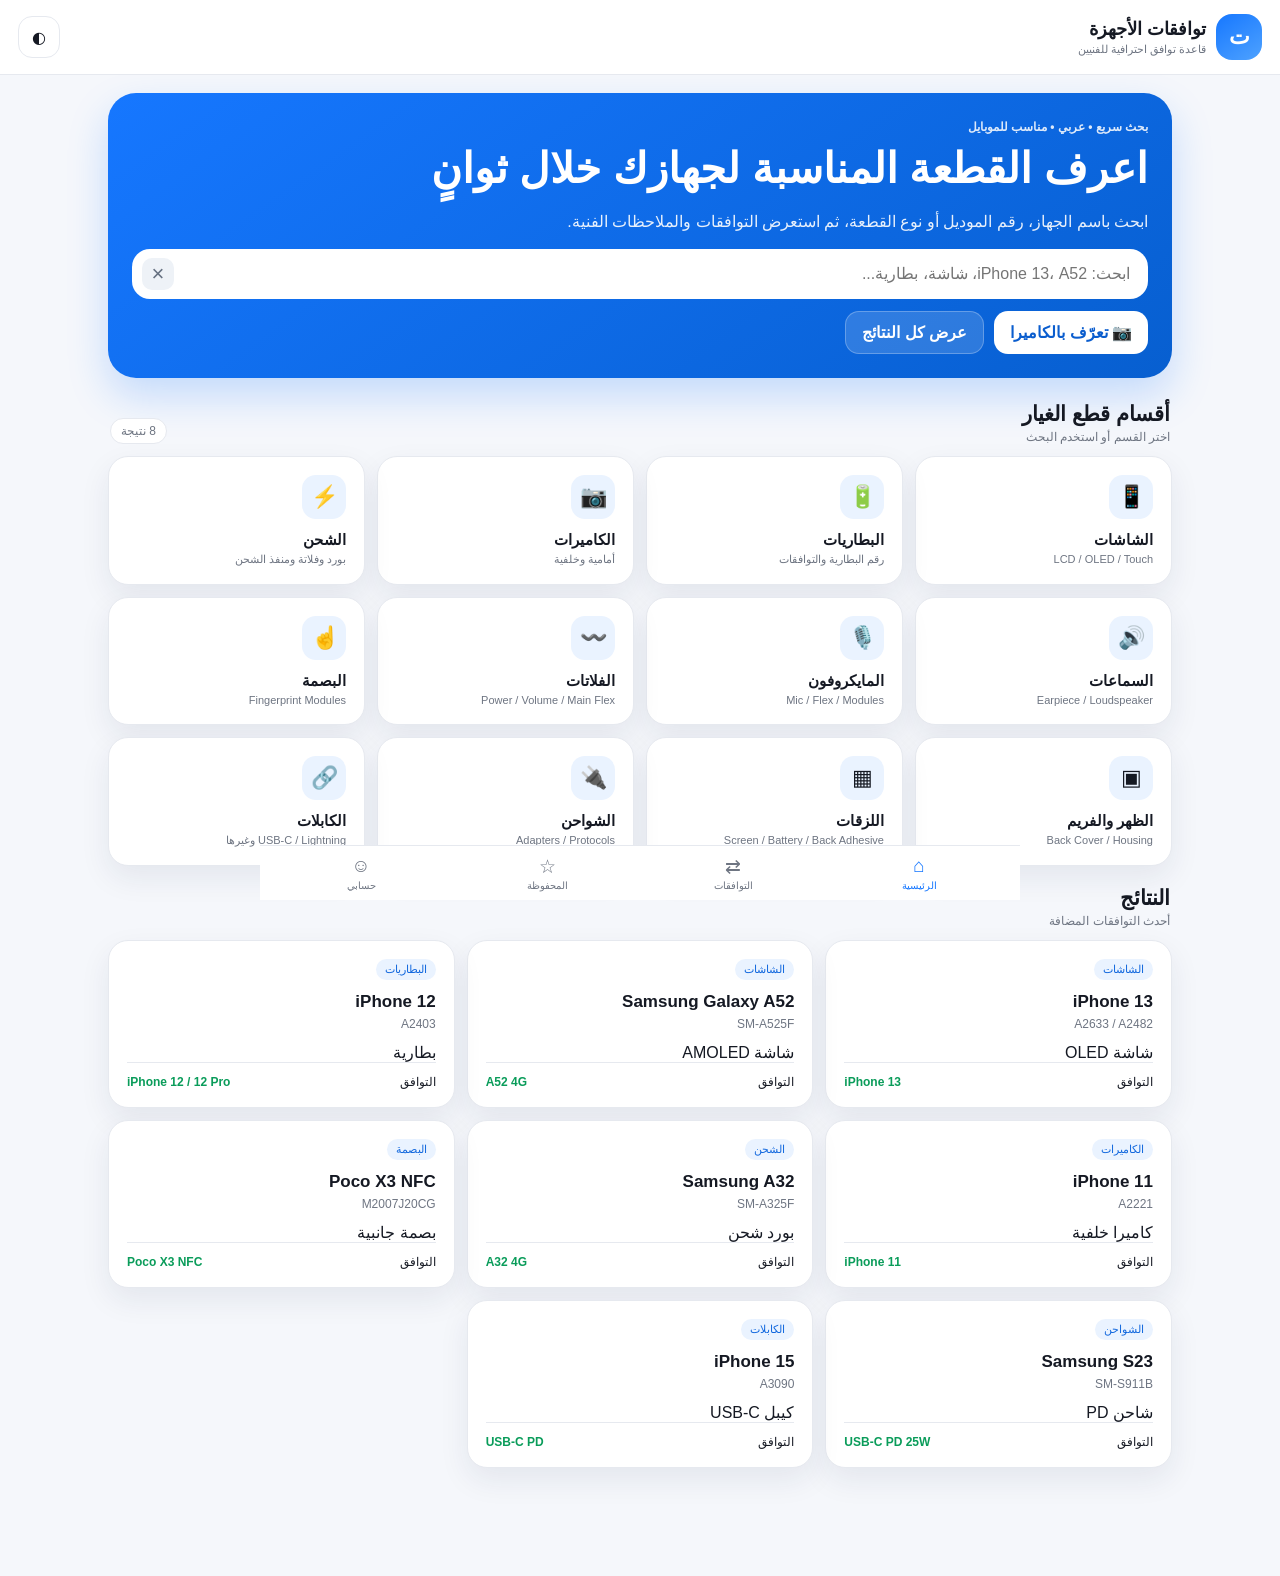
<file: index.html>
<!doctype html>
<html lang="ar" dir="rtl">
<head>
  <meta charset="utf-8">
  <meta name="viewport" content="width=device-width,initial-scale=1">
  <meta name="theme-color" content="#1677ff">
  <title>توافقات الأجهزة</title>
  <link rel="stylesheet" href="styles.css">
</head>
<body>
  <header class="topbar">
    <div class="brand">
      <div class="logo">ت</div>
      <div>
        <h1>توافقات الأجهزة</h1>
        <p>قاعدة توافق احترافية للفنيين</p>
      </div>
    </div>
    <button id="themeBtn" class="icon-btn">◐</button>
  </header>

  <main class="container">
    <section class="hero">
      <span class="eyebrow">بحث سريع • عربي • مناسب للموبايل</span>
      <h2>اعرف القطعة المناسبة لجهازك خلال ثوانٍ</h2>
      <p>ابحث باسم الجهاز، رقم الموديل أو نوع القطعة، ثم استعرض التوافقات والملاحظات الفنية.</p>

      <div class="search-wrap">
        <input id="searchInput" type="search" placeholder="ابحث: iPhone 13، A52، شاشة، بطارية...">
        <button id="clearBtn" class="clear-btn">×</button>
      </div>

      <div class="quick-actions">
        <button class="primary" id="cameraBtn">📷 تعرّف بالكاميرا</button>
        <button class="secondary" id="showAllBtn">عرض كل النتائج</button>
      </div>
      <p class="hint" id="cameraHint">ميزة الكاميرا ستكون جاهزة عند ربط الموقع بخدمة التعرّف.</p>
    </section>

    <section>
      <div class="section-title">
        <div>
          <h3>أقسام قطع الغيار</h3>
          <p>اختر القسم أو استخدم البحث</p>
        </div>
        <span id="resultCount" class="count-badge"></span>
      </div>
      <div id="categoryGrid" class="category-grid"></div>
    </section>

    <section id="resultsSection" class="results-section">
      <div class="section-title">
        <div>
          <h3>النتائج</h3>
          <p id="resultsSubtitle">أحدث التوافقات المضافة</p>
        </div>
      </div>
      <div id="resultsGrid" class="results-grid"></div>
      <div id="emptyState" class="empty-state" hidden>
        <div class="empty-icon">⌕</div>
        <h4>ماكو نتائج مطابقة</h4>
        <p>جرّب اسم جهاز آخر أو رقم موديل مختلف.</p>
      </div>
    </section>
  </main>

  <nav class="bottom-nav">
    <button class="active">⌂<span>الرئيسية</span></button>
    <button>⇄<span>التوافقات</span></button>
    <button>☆<span>المحفوظة</span></button>
    <button>☺<span>حسابي</span></button>
  </nav>

  <div id="toast" class="toast"></div>
  <script src="app.js"></script>
</body>
</html>
</file>
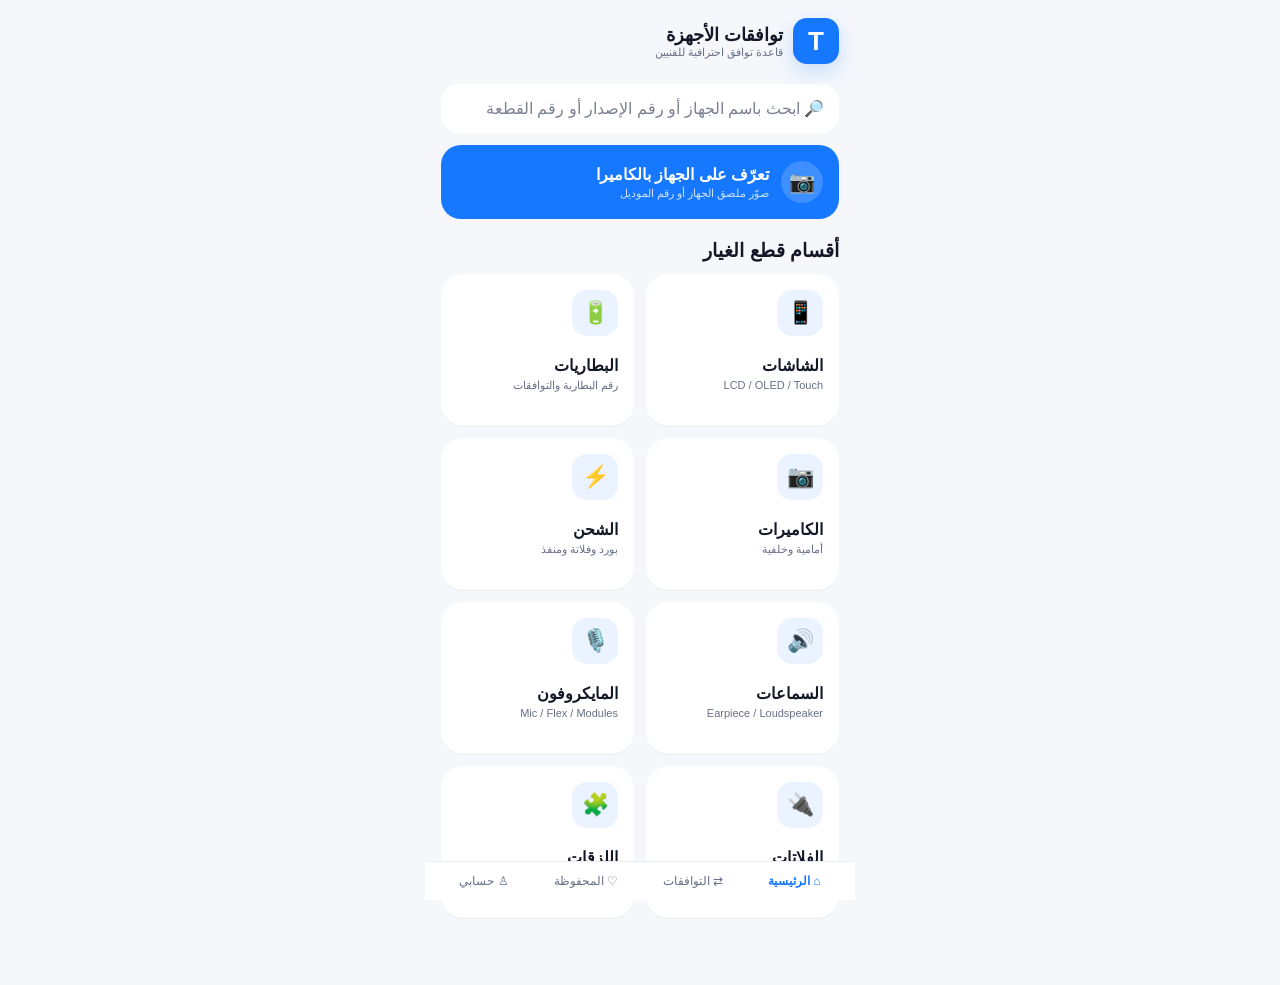
<file: preview.html>
<!doctype html>
<html lang="ar" dir="rtl">
<meta charset="utf-8"><meta name="viewport" content="width=device-width,initial-scale=1">
<title>توافقات الأجهزة - معاينة v0.2</title>
<style>
body{margin:0;background:#f5f7fb;font-family:-apple-system,BlinkMacSystemFont,"Segoe UI",Arial;color:#121826}
.app{max-width:430px;margin:auto;min-height:100vh;background:#f5f7fb}
.head{display:flex;align-items:center;gap:10px;padding:18px 16px 10px}.logo{width:46px;height:46px;border-radius:14px;background:#1677ff;color:#fff;display:grid;place-items:center;font-weight:900;font-size:26px;box-shadow:0 8px 20px #1677ff33}
h1{font-size:18px;margin:0}.sub{font-size:11px;color:#667085}.search{margin:10px 16px;background:#fff;border-radius:18px;padding:15px;color:#7a8190}
.camera{margin:12px 16px;background:#1677ff;border-radius:20px;padding:16px;color:#fff;display:flex;align-items:center;gap:12px}.ci{width:42px;height:42px;border-radius:50%;background:#ffffff2c;display:grid;place-items:center;font-size:21px}
.title{padding:8px 16px 12px;font-weight:900;font-size:19px}.grid{display:grid;grid-template-columns:1fr 1fr;gap:12px;padding:0 16px 28px}.card{background:white;border-radius:22px;padding:16px;min-height:120px;box-shadow:0 1px 0 #e9edf3}.ico{width:46px;height:46px;border-radius:15px;background:#eaf3ff;display:grid;place-items:center;font-size:22px;margin-bottom:20px}.ct{font-weight:900}.cs{font-size:11px;color:#667085;margin-top:4px}.nav{position:sticky;bottom:0;background:#fff;border-top:1px solid #e9edf3;padding:12px;display:flex;justify-content:space-around;font-size:12px;color:#667085}.active{color:#1677ff;font-weight:800}
</style>
<div class="app">
<div class="head"><div class="logo">T</div><div><h1>توافقات الأجهزة</h1><div class="sub">قاعدة توافق احترافية للفنيين</div></div></div>
<div class="search">🔎 ابحث باسم الجهاز أو رقم الإصدار أو رقم القطعة</div>
<div class="camera"><div class="ci">📷</div><div><b>تعرّف على الجهاز بالكاميرا</b><div style="font-size:11px;opacity:.8;margin-top:3px">صوّر ملصق الجهاز أو رقم الموديل</div></div></div>
<div class="title">أقسام قطع الغيار</div>
<div class="grid">
<div class="card"><div class="ico">📱</div><div class="ct">الشاشات</div><div class="cs">LCD / OLED / Touch</div></div>
<div class="card"><div class="ico">🔋</div><div class="ct">البطاريات</div><div class="cs">رقم البطارية والتوافقات</div></div>
<div class="card"><div class="ico">📷</div><div class="ct">الكاميرات</div><div class="cs">أمامية وخلفية</div></div>
<div class="card"><div class="ico">⚡</div><div class="ct">الشحن</div><div class="cs">بورد وفلاتة ومنفذ</div></div>
<div class="card"><div class="ico">🔊</div><div class="ct">السماعات</div><div class="cs">Earpiece / Loudspeaker</div></div>
<div class="card"><div class="ico">🎙️</div><div class="ct">المايكروفون</div><div class="cs">Mic / Flex / Modules</div></div>
<div class="card"><div class="ico">🔌</div><div class="ct">الفلاتات</div><div class="cs">Power / Volume / Main</div></div>
<div class="card"><div class="ico">🧩</div><div class="ct">اللزقات</div><div class="cs">Screen / Battery / Back</div></div>
</div>
<div class="nav"><span class="active">⌂ الرئيسية</span><span>⇄ التوافقات</span><span>♡ المحفوظة</span><span>♙ حسابي</span></div>
</div>
</html>
</file>
<file: styles.css>
:root{
  --bg:#f5f7fb;--card:#fff;--text:#151923;--muted:#6e7582;
  --primary:#1677ff;--line:#e6e9ef;--shadow:0 12px 30px rgba(27,42,76,.08);
}
*{box-sizing:border-box}
body{margin:0;font-family:Tahoma,Arial,sans-serif;background:var(--bg);color:var(--text);padding-bottom:90px}
body.dark{--bg:#0f1218;--card:#171b23;--text:#f6f7fb;--muted:#a7adba;--line:#2b313d;--shadow:none}
button,input{font:inherit}
.topbar{position:sticky;top:0;z-index:10;display:flex;align-items:center;justify-content:space-between;padding:14px 18px;background:var(--card);border-bottom:1px solid var(--line)}
.brand{display:flex;align-items:center;gap:10px}
.logo{width:46px;height:46px;border-radius:16px;display:grid;place-items:center;color:#fff;font-weight:900;font-size:22px;background:linear-gradient(145deg,#1677ff,#4ea2ff)}
.brand h1{font-size:18px;margin:0}.brand p{font-size:11px;color:var(--muted);margin:3px 0 0}
.icon-btn{width:42px;height:42px;border:1px solid var(--line);background:var(--card);color:var(--text);border-radius:14px}
.container{max-width:1100px;margin:auto;padding:18px}
.hero{background:linear-gradient(145deg,#1677ff,#075fd0);color:#fff;border-radius:28px;padding:24px;box-shadow:0 18px 40px rgba(22,119,255,.22);margin-bottom:24px}
.eyebrow{font-size:12px;font-weight:800;opacity:.86}
.hero h2{font-size:clamp(24px,5vw,42px);line-height:1.25;margin:8px 0}
.hero p{opacity:.9}
.search-wrap{position:relative;margin-top:18px}
.search-wrap input{width:100%;border:0;outline:0;border-radius:18px;padding:16px 18px 16px 46px;background:#fff;color:#111}
.clear-btn{position:absolute;left:10px;top:50%;transform:translateY(-50%);border:0;background:#eef2f7;color:#657080;width:32px;height:32px;border-radius:10px;font-size:22px}
.quick-actions{display:flex;gap:10px;flex-wrap:wrap;margin-top:12px}
.primary,.secondary{border:0;border-radius:14px;padding:11px 16px;font-weight:800}
.primary{background:#fff;color:#0a5dce}.secondary{background:rgba(255,255,255,.15);color:#fff;border:1px solid rgba(255,255,255,.26)}
.hint{font-size:11px;display:none}
.section-title{display:flex;justify-content:space-between;align-items:end;gap:10px;margin:20px 2px 12px}
.section-title h3{margin:0;font-size:21px}.section-title p{margin:4px 0 0;color:var(--muted);font-size:12px}
.count-badge{background:var(--card);border:1px solid var(--line);border-radius:999px;padding:5px 10px;font-size:12px;color:var(--muted)}
.category-grid{display:grid;grid-template-columns:repeat(4,1fr);gap:12px}
.category-card{border:1px solid var(--line);background:var(--card);color:var(--text);border-radius:20px;padding:18px;text-align:right;box-shadow:var(--shadow)}
.category-card.active{border-color:#1677ff}
.category-icon{width:44px;height:44px;border-radius:14px;display:grid;place-items:center;background:#eaf3ff;font-size:22px;margin-bottom:12px}
.category-card h4{margin:0;font-size:15px}.category-card p{margin:4px 0 0;color:var(--muted);font-size:11px}
.results-grid{display:grid;grid-template-columns:repeat(3,1fr);gap:12px}
.result-card{background:var(--card);border:1px solid var(--line);border-radius:20px;padding:18px;box-shadow:var(--shadow)}
.result-card .tag{font-size:11px;color:#1268de;background:#eaf3ff;border-radius:999px;padding:4px 9px;display:inline-block}
.result-card h4{margin:12px 0 5px;font-size:17px}.model{color:var(--muted);font-size:12px;margin-bottom:12px}
.compat{border-top:1px solid var(--line);padding-top:12px;display:flex;justify-content:space-between;font-size:12px}.compat strong{color:#0a9c5a}
.empty-state{text-align:center;padding:38px;color:var(--muted)}.empty-icon{font-size:42px}
.bottom-nav{position:fixed;bottom:0;left:50%;transform:translateX(-50%);width:min(760px,100%);display:grid;grid-template-columns:repeat(4,1fr);background:var(--card);border-top:1px solid var(--line);padding:8px}
.bottom-nav button{border:0;background:transparent;color:var(--muted);display:grid;gap:2px;place-items:center;font-size:19px}.bottom-nav span{font-size:10px}.bottom-nav .active{color:var(--primary)}
.toast{position:fixed;left:50%;bottom:105px;transform:translateX(-50%) translateY(20px);background:#111827;color:#fff;padding:10px 16px;border-radius:12px;opacity:0;transition:.2s;z-index:50;font-size:12px}.toast.show{opacity:1;transform:translateX(-50%) translateY(0)}
@media(max-width:820px){.category-grid{grid-template-columns:repeat(2,1fr)}.results-grid{grid-template-columns:1fr 1fr}}
@media(max-width:560px){.container{padding:14px}.hero{padding:20px;border-radius:24px}.results-grid{grid-template-columns:1fr}}
</file>
